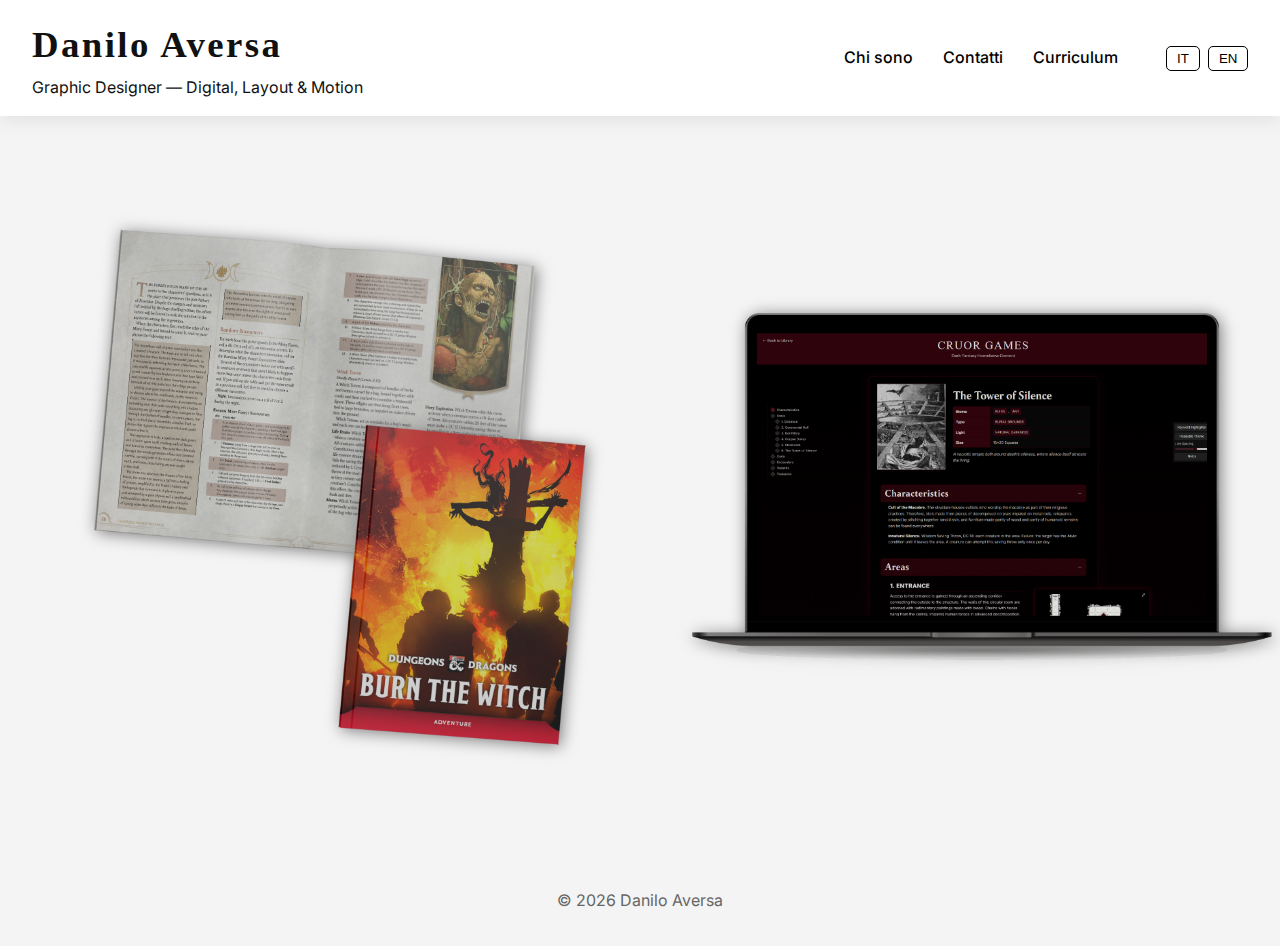
<file: index.html>
<!-- v1.4 2025-11-03T15:45:00Z -->
<!DOCTYPE html>
<html lang="it">

<head>
  <meta charset="UTF-8">
  <meta name="viewport" content="width=device-width, initial-scale=1.0">
  <title>Danilo Aversa — Portfolio</title>
  <link rel="stylesheet" href="style.css">

  <link rel="preconnect" href="https://fonts.googleapis.com">
  <link rel="preconnect" href="https://fonts.gstatic.com" crossorigin>
<link
  href="https://fonts.googleapis.com/css2?family=Inter:wght@300;400;500;600;700&family=Playfair+Display:wght@400;500;600;700&family=Open+Sans:ital,wght@0,300..800;1,300..800&family=Oswald:wght@200..700&family=Outfit:wght@100..900&display=swap"
  rel="stylesheet">

</head>

<body>
  <header class="navbar">
    <div class="name">
      <h1>Danilo Aversa</h1>
      <p>Graphic Designer — Digital, Layout & Motion</p>
    </div>
    <nav>
      <a href="#about" class="about-open" data-it="Chi sono" data-en="About">
        Chi sono
      </a>
       <a href="#contacts" class="contacts-open" data-it="Contatti" data-en="Contacts">
        Contatti
      </a>
       <a href="resume.html" class="resume-open" data-it="Curriculum" data-en="Resume" style="margin-right: 40px;">
        Curriculum
      </a>
      <button class="lang-btn" data-lang="it">IT</button>
      <button class="lang-btn" data-lang="en">EN</button>
    </nav>
  </header>

  <main>
    <section id="portfolio">
      <div class="slider">
        <div class="slider-track">
          <article data-title-it="Copertina Fantasy" data-title-en="Fantasy Cover" data-desc-it="<h3>Burn the Witch</h3>
<p>Impaginazione completa del manuale (per il gioco Dungeons & Dragons), creazione dei file di stampa e sviluppo di tutti i contenuti: storia, game design e materiali grafici. Ho curato anche la versione interattiva, i PDF finali e una piccola campagna social di supporto.</p>
<p><b>Strumenti:</b> InDesign, Illustrator, Photoshop</p>
<p><b>Output:</b> PDF interattivo, PDF classico, file pronti stampa, contenuti social</p>" data-desc-en="<h3>Burn the Witch</h3>
<p>Full layout design and print-ready production of the tabletop RPG module, including writing, game design, and visual materials. I also created the interactive version, final PDFs, and a small supporting social media campaign.</p>
<p><b>Tools:</b> InDesign, Illustrator, Photoshop</p>
<p><b>Output:</b> Interactive PDF, standard PDF, print-ready files, social assets</p>"
            data-img="assets/images/btw.png">
            <img src="assets/images/btw.png" alt="Copertina Fantasy">
          </article>

          <article data-title-it="Layout Editoriale" data-title-en="Editorial Layout"
            data-desc-it="Impaginazione per rivista d’arte con tipografia elegante e spazi bilanciati."
            data-desc-en="Editorial layout for an art magazine with elegant typography and balanced spacing."
            data-img="assets/images/cg.webp">
            <img src="assets/images/cg.webp" alt="Layout Editoriale">
          </article>

          <article data-type="video" data-title-it="Showreel 2025" data-title-en="Showreel 2025"
            data-desc-it="Estratto di lavori recenti. Montaggio, compositing e motion graphics."
            data-desc-en="Selection of recent works. Editing, compositing, and motion graphics."
            data-video-src="assets/videos/iphone.mp4" data-video-poster="assets/images/iphone.png">
            <img src="assets/images/iphone.png" alt="Showreel 2025">
          </article>

          <article data-title-it="Layout Editoriale" data-title-en="Editorial Layout"
            data-desc-it="Impaginazione per rivista d’arte con tipografia elegante e spazi bilanciati."
            data-desc-en="Editorial layout for an art magazine with elegant typography and balanced spacing."
            data-img="assets/images/seeker.webp">
            <img src="assets/images/seeker.webp" alt="Layout Editoriale">
          </article>

          <article data-title-it="Layout Editoriale" data-title-en="Editorial Layout"
            data-desc-it="Impaginazione per rivista d’arte con tipografia elegante e spazi bilanciati."
            data-desc-en="Editorial layout for an art magazine with elegant typography and balanced spacing."
            data-img="assets/images/instagram.png">
            <img src="assets/images/instagram.png" alt="Layout Editoriale">
          </article>

          <article data-title-it="Layout Editoriale" data-title-en="Editorial Layout"
            data-desc-it="Impaginazione per rivista d’arte con tipografia elegante e spazi bilanciati."
            data-desc-en="Editorial layout for an art magazine with elegant typography and balanced spacing."
            data-img="assets/images/rps.webp">
            <img src="assets/images/rps.webp" alt="Layout Editoriale">
          </article>

          <article data-title-it="Layout Editoriale" data-title-en="Editorial Layout"
            data-desc-it="Impaginazione per rivista d’arte con tipografia elegante e spazi bilanciati."
            data-desc-en="Editorial layout for an art magazine with elegant typography and balanced spacing."
            data-img="assets/images/cg-bc.png">
            <img src="assets/images/cg-bc.png" alt="Layout Editoriale">
          </article>

          <article data-type="video" data-title-it="Showreel 2025" data-title-en="Showreel 2025"
            data-desc-it="Estratto di lavori recenti. Montaggio, compositing e motion graphics."
            data-desc-en="Selection of recent works. Editing, compositing, and motion graphics."
            data-video-src="assets/videos/animus.mp4" data-video-poster="assets/images/animus.png">
            <img src="assets/images/animus.png" alt="Showreel 2025">
          </article>

        </div>
      </div>
    </section>
  </main>

  <!-- ABOUT FULLSCREEN MODAL -->
  <div id="about-modal" class="about-modal">
    <div class="about-modal-inner">
      <button class="about-close" type="button" aria-label="Chiudi">
        <i class="fa-solid fa-xmark"></i>
      </button>
      <div class="about-modal-content">
        <div class="about-text">
          <h2 data-it="Chi sono" data-en="About Me">Chi sono</h2>
          <p data-it="Sono un Graphic Designer specializzato in impaginazione e produzione per la stampa. Ho imparato il mestiere lavorando su progetti concreti: manuali di giochi di ruolo, identità visive, materiale pubblicitario, contenuti digitali e siti web di cui ho curato grafica e struttura. Quando un progetto richiede qualcosa che non conosco ancora, la studio e la applico subito: è il mio modo preferito di crescere. Lavoro in modo ordinato e attento ai dettagli, così chi collabora con me trova tutto chiaro. Sto ampliando anche la parte di motion design, che considero la mia prossima area di crescita."
            data-en="I am a Graphic Designer specialized in layout and print production. I learned the craft by working on concrete projects: role-playing game books, visual identities, advertising materials, digital content, and websites where I handled both graphics and structure. Whenever a project requires something I don’t know yet, I study it and apply it straight away – that’s my favorite way to grow. I work in an organized, detail-oriented way, so people who collaborate with me always find everything clear. I am also expanding into motion design, which I see as my next area of growth.">
            Sono un Graphic Designer specializzato in impaginazione e produzione per la stampa. Ho imparato il mestiere
            lavorando su progetti concreti: manuali di giochi di ruolo, identità visive, materiale pubblicitario,
            contenuti digitali e siti web di cui ho curato grafica e struttura. Quando un progetto richiede qualcosa che
            non conosco ancora, la studio e la applico subito: è il mio modo preferito di crescere. Lavoro in modo
            ordinato e attento ai dettagli, così chi collabora con me trova tutto chiaro. Sto ampliando anche la parte
            di motion design, che considero la mia prossima area di crescita.
          </p>
        </div>
        <div class="about-photo">
          <img src="assets/images/profile.jpeg" alt="Foto di Danilo Aversa">
        </div>
      </div>
    </div>
  </div>

  <!-- CONTACTS FULLSCREEN MODAL -->
  <div id="contacts-modal" class="contacts-modal">
    <div class="contacts-modal-inner">
      <button class="contacts-close" type="button" aria-label="Chiudi">
        <i class="fa-solid fa-xmark"></i>
      </button>

      <div class="contacts-modal-content">
        <h2 data-it="Contatti" data-en="Contacts">Contatti</h2>

        <ul class="contacts-list">
          <li>
            <span>Email:</span>
            <a href="mailto:danilo.aversa@gmail.com">danilo.aversa@gmail.com</a>
          </li>

          <li>
            <span data-it="Località:" data-en="Location:">Località:</span>
            Ravenna, Italy
          </li>

          <li>
            <span data-it="Telefono:" data-en="Phone:">Telefono:</span>
            +39 348 822 8181
          </li>
        </ul>
      </div>

    </div>
  </div>

  <footer>
    <p>© <span id="year"></span> Danilo Aversa</p>
  </footer>

  <script src="script.js"></script>
</body>

</html>
</file>
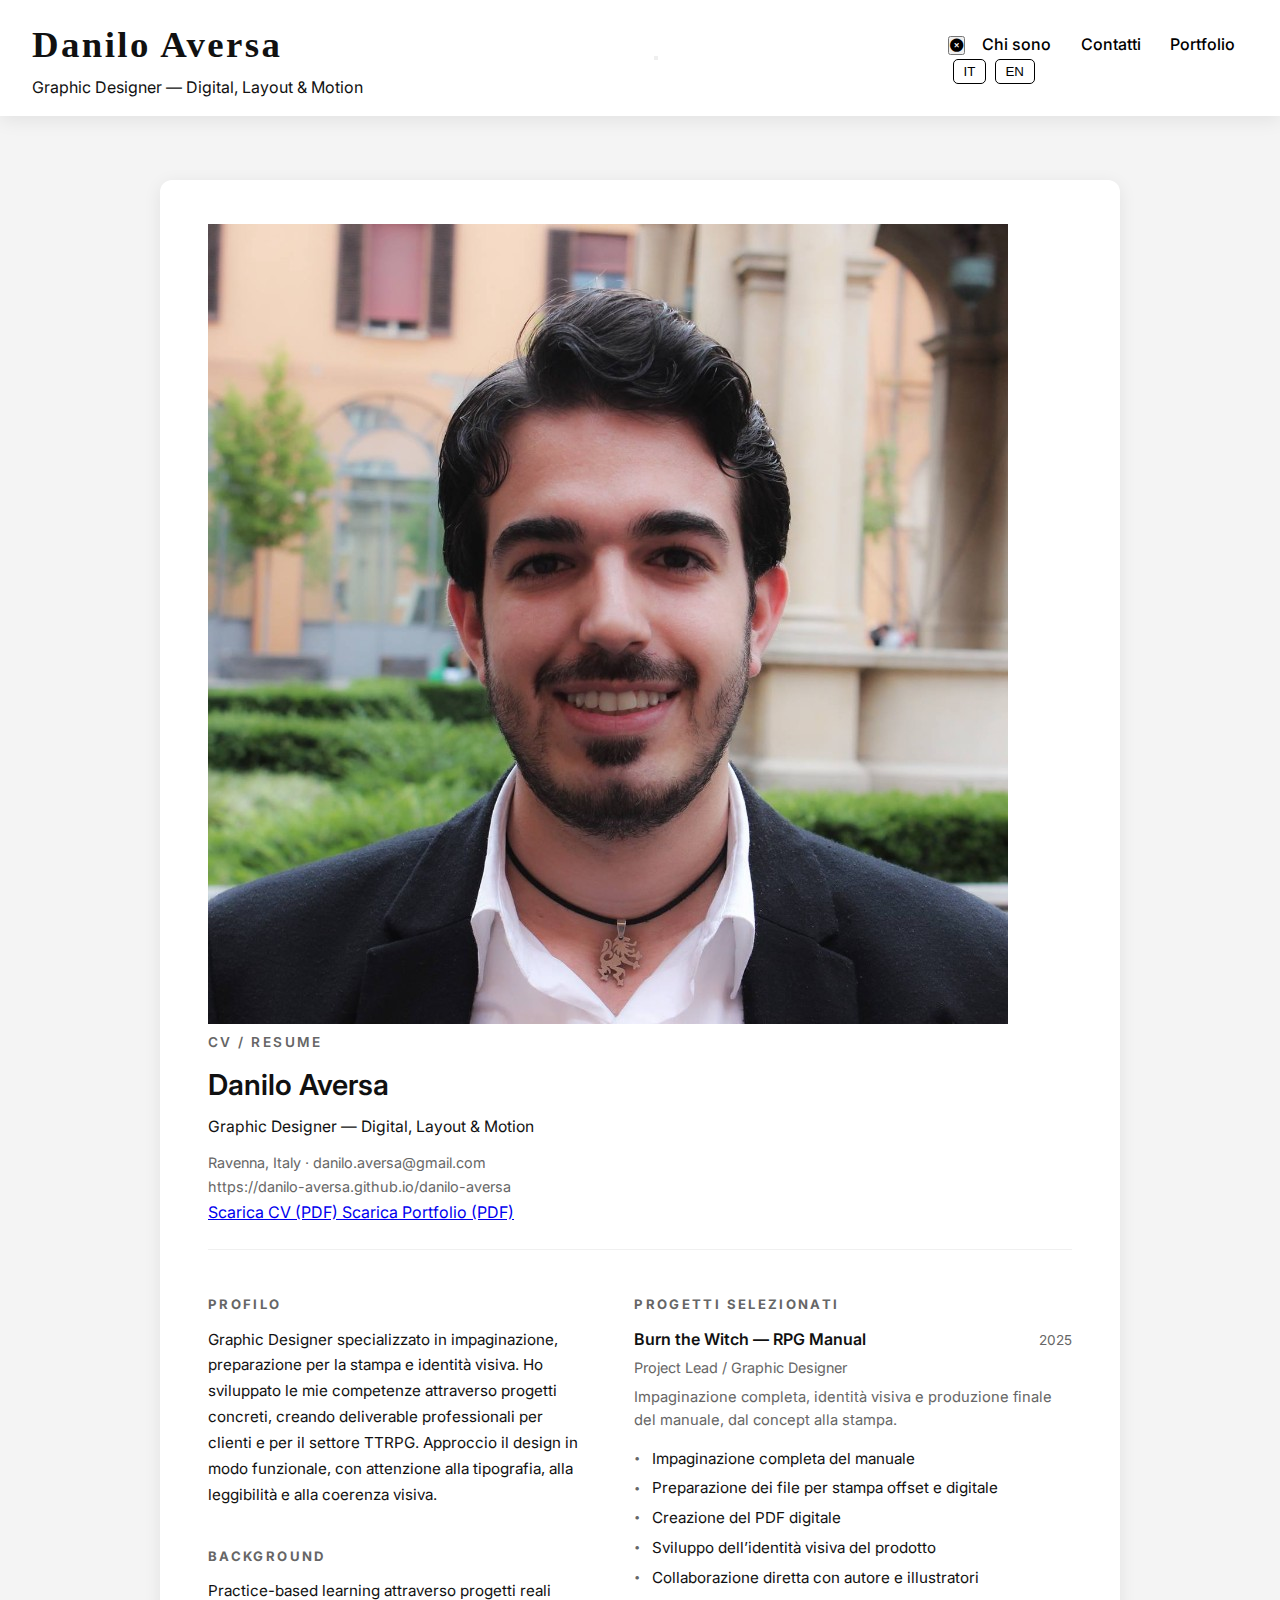
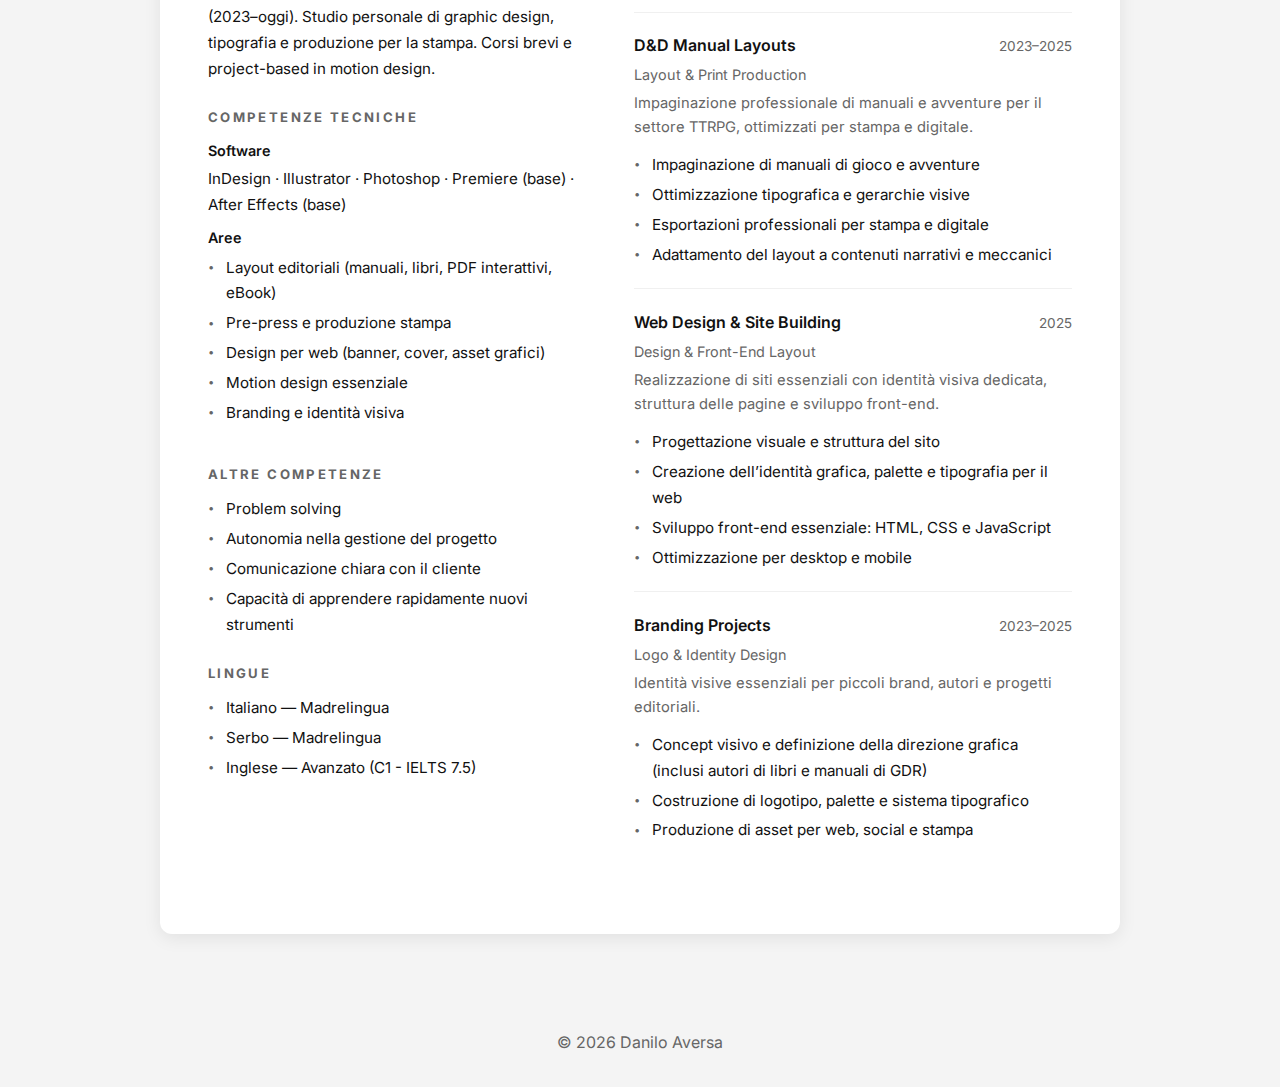
<file: resume.html>
<!-- v1.0 2025-11-18T10:30:00Z -->
<!DOCTYPE html>
<html lang="it">

<head>
  <meta charset="UTF-8">
  <meta name="viewport" content="width=device-width, initial-scale=1.0">
  <title>Danilo Aversa — Resume</title>
  <link rel="stylesheet" href="style.css">

  <link rel="preconnect" href="https://fonts.googleapis.com">
  <link rel="preconnect" href="https://fonts.gstatic.com" crossorigin>
  <link
    href="https://fonts.googleapis.com/css2?family=Inter:wght@300;400;500;600;700&family=Playfair+Display:wght@400;500;600;700&family=Open+Sans:ital,wght@0,300..800;1,300..800&family=Oswald:wght@200..700&family=Outfit:wght@100..900&display=swap"
    rel="stylesheet">
  <link rel="stylesheet" href="https://cdnjs.cloudflare.com/ajax/libs/font-awesome/6.5.0/css/all.min.css">
</head>

<body>
  <header class="navbar">
    <div class="name">
      <h1>Danilo Aversa</h1>
      <p>Graphic Designer — Digital, Layout &amp; Motion</p>
    </div>

    <!-- Bottone hamburger per mobile -->
    <button class="nav-toggle" aria-label="Apri menu" aria-expanded="false">
      <span></span>
      <span></span>
      <span></span>
    </button>

    <nav class="nav-main">
      <button class="nav-close" aria-label="Close menu">
          <i class="fa-solid fa-circle-xmark"></i>
        </button>
      <a href="#about" class="about-open" data-it="Chi sono" data-en="About">
        Chi sono
      </a>
      <a href="#contacts" class="contacts-open" data-it="Contatti" data-en="Contacts">
        Contatti
      </a>
      <a href="index.html" class="portfolio-open" data-it="Portfolio" data-en="Portfolio">
        Curriculum
      </a>
      <div class="lang-switch">
        <button class="lang-btn" data-lang="it">IT</button>
        <button class="lang-btn" data-lang="en">EN</button>
      </div>
    </nav>
  </header>

  <main class="resume-page">
    <header class="cv-header">

      <div class="cv-header-inner">

        <div class="cv-photo">
          <img src="assets/images/profile.jpeg" alt="Foto di Danilo Aversa">
        </div>

        <div class="cv-header-text">
          <h2 class="cv-title" data-it="CV / Resume" data-en="CV / Resume">CV / Resume</h2>

          <p class="cv-name">Danilo Aversa</p>

          <p class="cv-role" data-it="Graphic Designer — Digital, Layout &amp; Motion"
            data-en="Graphic Designer — Digital, Layout &amp; Motion">
            Graphic Designer — Digital, Layout &amp; Motion
          </p>

          <p class="cv-meta">
            Ravenna, Italy ·
            <a href="mailto:danilo.aversa@gmail.com">danilo.aversa@gmail.com</a>
          </p>

          <p class="cv-meta">
            <a href="https://danilo-aversa.github.io/danilo-aversa/" target="_blank" rel="noreferrer">
              https://danilo-aversa.github.io/danilo-aversa
            </a>
          </p>
        </div>

        <!-- PULSANTI A DESTRA -->
        <div class="cv-downloads">
          <a id="btn-cv" class="cv-btn" href="#" download>
            <span data-it="Scarica CV (PDF)" data-en="Download CV (PDF)">Scarica CV (PDF)</span>
          </a>

          <a id="btn-portfolio" class="cv-btn" href="#" download>
            <span data-it="Scarica Portfolio (PDF)" data-en="Download Portfolio (PDF)">Scarica Portfolio (PDF)</span>
          </a>
        </div>

      </div>

    </header>


    <div class="resume-layout">
      <!-- Colonna sinistra -->
      <div class="cv-left">
        <section class="cv-section">
          <h3 class="cv-section-title" data-it="Profilo" data-en="Profile">Profilo</h3>
          <p class="cv-text"
            data-it="Graphic Designer specializzato in impaginazione, preparazione per la stampa e identità visiva. Ho sviluppato le mie competenze attraverso progetti concreti, creando deliverable professionali per clienti e per il settore TTRPG. Approccio il design in modo funzionale, con attenzione alla tipografia, alla leggibilità e alla coerenza visiva."
            data-en="Graphic designer focused on layout design, print production, and visual identity. I developed my skills through real projects, delivering professional assets for clients and the TTRPG industry. My approach is functional and detail-oriented, with a strong focus on typography, readability, and visual consistency.">
            Graphic Designer specializzato in impaginazione, preparazione per la
            stampa e identità visiva. Ho sviluppato le mie competenze attraverso
            progetti concreti, creando deliverable professionali per clienti e
            per il settore TTRPG. Approccio il design in modo funzionale, con
            attenzione alla tipografia, alla leggibilità e alla coerenza visiva.
          </p>
        </section>

        <section class="cv-section cv-section-small">
          <h3 class="cv-section-title" data-it="Background" data-en="Background">
            Background
          </h3>
          <p class="cv-text"
            data-it="Practice-based learning attraverso progetti reali (2023–oggi). Studio personale di graphic design, tipografia e produzione per la stampa. Corsi brevi e project-based in motion design."
            data-en="Practice-based learning through real projects (2023–present). Self-directed study of graphic design, typography, and print production. Short, project-based courses in motion design.">
            Practice-based learning attraverso progetti reali (2023–oggi).
            Studio personale di graphic design, tipografia e produzione per la
            stampa. Corsi brevi e project-based in motion design.
          </p>
        </section>

        <section class="cv-section">
          <h3 class="cv-section-title" data-it="Competenze tecniche" data-en="Technical Skills">
            Competenze tecniche
          </h3>

          <h4 class="cv-subtitle" data-it="Software" data-en="Software">Software</h4>
          <p class="cv-text" data-it="InDesign · Illustrator · Photoshop · Premiere (base) · After Effects (base)"
            data-en="InDesign · Illustrator · Photoshop · Premiere (basic) · After Effects (basic)">
            InDesign · Illustrator · Photoshop · Premiere (base) · After Effects (base)
          </p>

          <h4 class="cv-subtitle" data-it="Aree" data-en="Areas">Aree</h4>
          <ul class="cv-list">
            <li data-it="Layout editoriali (manuali, libri, PDF interattivi, eBook)"
              data-en="Editorial layout (rulebooks, books, interactive PDFs, eBooks)">
              Layout editoriali (manuali, libri, PDF interattivi, eBook)
            </li>
            <li data-it="Pre-press e produzione stampa" data-en="Pre-press and print production">
              Pre-press e produzione stampa
            </li>
            <li data-it="Design per web (banner, cover, asset grafici)"
              data-en="Web graphics (banners, covers, web assets)">
              Design per web (banner, cover, asset grafici)
            </li>
            <li data-it="Motion design essenziale" data-en="Essential motion design">
              Motion design essenziale
            </li>
            <li data-it="Branding e identità visiva" data-en="Branding and visual identity">
              Branding e identità visiva
            </li>
          </ul>
        </section>

        <section class="cv-section cv-section-small">
          <h3 class="cv-section-title" data-it="Altre competenze" data-en="Additional Skills">
            Altre competenze
          </h3>
          <ul class="cv-list">
            <li data-it="Problem solving" data-en="Problem solving">Problem solving</li>
            <li data-it="Autonomia nella gestione del progetto" data-en="Autonomous project management">
              Autonomia nella gestione del progetto
            </li>
            <li data-it="Comunicazione chiara con il cliente" data-en="Clear communication with clients">
              Comunicazione chiara con il cliente
            </li>
            <li data-it="Capacità di apprendere rapidamente nuovi strumenti"
              data-en="Ability to quickly learn new tools">
              Capacità di apprendere rapidamente nuovi strumenti
            </li>
          </ul>
        </section>

        <section class="cv-section cv-section-small">
          <h3 class="cv-section-title" data-it="Lingue" data-en="Languages">Lingue</h3>
          <ul class="cv-list">
            <li data-it="Italiano — Madrelingua" data-en="Italian — Native">Italiano — Madrelingua</li>
            <li data-it="Serbo — Madrelingua" data-en="Serbian — Native">Serbo — Madrelingua</li>
            <li data-it="Inglese — Avanzato (C1 - IELTS 7.5)" data-en="English — Advanced (C1 - IELTS 7.5)">Inglese —
              Avanzato (C1 - IELTS 7.5)</li>
          </ul>
        </section>

      </div>

      <!-- Colonna destra -->
      <div class="cv-right">
        <section class="cv-section">
          <h3 class="cv-section-title" data-it="Progetti selezionati" data-en="Selected Projects">
            Progetti selezionati
          </h3>

          <article class="cv-item">
            <header class="cv-item-header">
              <h4 class="cv-item-title">Burn the Witch — RPG Manual</h4>
              <span class="cv-item-meta">2025</span>
            </header>

            <p class="cv-item-role">Project Lead / Graphic Designer</p>

            <!-- Descrizione -->
            <p class="cv-item-desc"
              data-it="Impaginazione completa, identità visiva e produzione finale del manuale, dal concept alla stampa."
              data-en="Complete layout, visual identity, and final production of the manual, from concept to print.">
              Impaginazione completa, identità visiva e produzione finale del manuale, dal concept alla stampa.
            </p>

            <ul class="cv-list">
              <li data-it="Impaginazione completa del manuale" data-en="Full layout and page design for the manual">
                Impaginazione completa del manuale
              </li>
              <li data-it="Preparazione dei file per stampa offset e digitale"
                data-en="Preparation of files for offset and digital print">
                Preparazione dei file per stampa offset e digitale
              </li>
              <li data-it="Creazione del PDF digitale" data-en="Creation of the digital PDF edition">
                Creazione del PDF digitale
              </li>
              <li data-it="Sviluppo dell’identità visiva del prodotto"
                data-en="Development of the product’s visual identity">
                Sviluppo dell’identità visiva del prodotto
              </li>
              <li data-it="Collaborazione diretta con autore e illustratori"
                data-en="Direct collaboration with author and illustrators">
                Collaborazione diretta con autore e illustratori
              </li>
            </ul>
          </article>

          <article class="cv-item">
            <header class="cv-item-header">
              <h4 class="cv-item-title">D&amp;D Manual Layouts</h4>
              <span class="cv-item-meta">2023–2025</span>
            </header>

            <p class="cv-item-role">Layout &amp; Print Production</p>

            <!-- Descrizione -->
            <p class="cv-item-desc"
              data-it="Impaginazione professionale di manuali e avventure per il settore TTRPG, ottimizzati per stampa e digitale."
              data-en="Professional layout for TTRPG manuals and adventures, optimized for print and digital editions.">
              Impaginazione professionale di manuali e avventure per il settore TTRPG, ottimizzati per stampa e
              digitale.
            </p>

            <ul class="cv-list">
              <li data-it="Impaginazione di manuali di gioco e avventure"
                data-en="Professional layout for game manuals and modules">
                Impaginazione di manuali di gioco e avventure
              </li>
              <li data-it="Ottimizzazione tipografica e gerarchie visive"
                data-en="Typographic optimization and visual hierarchy">
                Ottimizzazione tipografica e gerarchie visive
              </li>
              <li data-it="Esportazioni professionali per stampa e digitale"
                data-en="Print-ready and digital export workflows">
                Esportazioni professionali per stampa e digitale
              </li>
              <li data-it="Adattamento del layout a contenuti narrativi e meccanici"
                data-en="Layout tailored to both narrative and mechanical content">
                Adattamento del layout a contenuti narrativi e meccanici
              </li>
            </ul>
          </article>

          <article class="cv-item">
            <header class="cv-item-header">
              <h4 class="cv-item-title">Web Design &amp; Site Building</h4>
              <span class="cv-item-meta">2025</span>
            </header>

            <p class="cv-item-role">Design &amp; Front-End Layout</p>

            <!-- Descrizione -->
            <p class="cv-item-desc"
              data-it="Realizzazione di siti essenziali con identità visiva dedicata, struttura delle pagine e sviluppo front-end."
              data-en="Creation of minimal, identity-driven websites with page structure and essential front-end development.">
              Realizzazione di siti essenziali con identità visiva dedicata, struttura delle pagine e sviluppo
              front-end.
            </p>

            <ul class="cv-list">
              <li data-it="Progettazione visuale e struttura del sito"
                data-en="Visual design and structural layout of the website">
                Progettazione visuale e struttura del sito
              </li>
              <li data-it="Creazione dell’identità grafica, palette e tipografia per il web"
                data-en="Creation of visual identity, palette, and typography for web use">
                Creazione dell’identità grafica, palette e tipografia per il web
              </li>
              <li data-it="Sviluppo front-end essenziale: HTML, CSS e JavaScript"
                data-en="Essential front-end development: HTML, CSS, and JavaScript">
                Sviluppo front-end essenziale: HTML, CSS e JavaScript
              </li>
              <li data-it="Ottimizzazione per desktop e mobile"
                data-en="Responsive optimization for desktop and mobile">
                Ottimizzazione per desktop e mobile
              </li>
            </ul>
          </article>

          <article class="cv-item">
            <header class="cv-item-header">
              <h4 class="cv-item-title">Branding Projects</h4>
              <span class="cv-item-meta">2023–2025</span>
            </header>

            <p class="cv-item-role">Logo &amp; Identity Design</p>

            <!-- Descrizione -->
            <p class="cv-item-desc"
              data-it="Identità visive essenziali per piccoli brand, autori e progetti editoriali."
              data-en="Essential visual identities for small brands, authors, and editorial projects.">
              Identità visive essenziali per piccoli brand, autori e progetti editoriali.
            </p>

            <ul class="cv-list">
              <li
                data-it="Concept visivo e definizione della direzione grafica (inclusi autori di libri e manuali di GDR)"
                data-en="Visual concept and definition of the graphic direction (including authors of books and TTRPG manuals)">
                Concept visivo e definizione della direzione grafica (inclusi autori di libri e manuali di GDR)
              </li>
              <li data-it="Costruzione di logotipo, palette e sistema tipografico"
                data-en="Logo, palette, and typographic system development">
                Costruzione di logotipo, palette e sistema tipografico
              </li>
              <li data-it="Produzione di asset per web, social e stampa"
                data-en="Production of assets for web, social media, and print">
                Produzione di asset per web, social e stampa
              </li>
            </ul>
          </article>


        </section>
      </div>
    </div>
  </main>

  <!-- ABOUT FULLSCREEN MODAL -->
  <div id="about-modal" class="about-modal">
    <div class="about-modal-inner">
      <button class="about-close" type="button" aria-label="Chiudi">
        <i class="fa-solid fa-xmark"></i>
      </button>
      <div class="about-modal-content">
        <div class="about-text">
          <h2 data-it="Chi sono" data-en="About Me">Chi sono</h2>
          <div data-html="true" data-it="<p>Sono un Graphic Designer specializzato in impaginazione e produzione per la stampa. Ho imparato queste attività lavorando su progetti concreti: manuali di giochi di ruolo, identità visive, materiale pubblicitario, contenuti digitali e siti web di cui ho curato grafica e struttura.</p><p>Quando un progetto richiede qualcosa che non conosco ancora, la studio e la applico subito: è il mio modo preferito di crescere. Lavoro in modo ordinato e attento ai dettagli, così chi collabora con me trova tutto chiaro.</p> <p>Sto ampliando anche la parte di motion design, che considero la mia prossima area di crescita.</p>"
            data-en="<p>I am a Graphic Designer specialized in layout and print production. I learned these activities by working on concrete projects: role-playing game books, visual identities, advertising materials, digital content, and websites where I handled both graphics and structure.</p> <p>Whenever a project requires something I don’t know yet, I study it and apply it straight away – that’s my favorite way to grow. I work in an organized, detail-oriented way, so people who collaborate with me always find everything clear.</p> <p>I am also expanding into motion design, which I see as my next area of growth.</p>">
          </div>
        </div>
        <div class="about-photo">
          <img src="assets/images/profile.jpeg" alt="Foto di Danilo Aversa">
        </div>
      </div>
    </div>
  </div>

  <!-- CONTACTS FULLSCREEN MODAL -->
  <div id="contacts-modal" class="contacts-modal">
    <div class="contacts-modal-inner">
      <button class="contacts-close" type="button" aria-label="Chiudi">
        <i class="fa-solid fa-xmark"></i>
      </button>

      <div class="contacts-modal-content">
        <h2 data-it="Contatti" data-en="Contacts">Contatti</h2>

        <ul class="contacts-list">
          <li>
            <span>Email:</span>
            <a href="mailto:danilo.aversa@gmail.com">danilo.aversa@gmail.com</a>
          </li>

          <li>
            <span data-it="Località:" data-en="Location:">Località:</span>
            Ravenna, Italy
          </li>

          <li>
            <span data-it="Telefono:" data-en="Phone:">Telefono:</span>
            +39 348 822 8181
          </li>
        </ul>
      </div>

    </div>
  </div>


  <footer>
    <p>© <span id="year"></span> Danilo Aversa</p>
  </footer>

  <script src="resume.js"></script>
</body>

</html>
</file>
<file: style.css>
/* v1.4 2025-11-03T15:45:00Z */
:root {
  --bg: #f4f4f4;
  --text: #111;
  --accent: #000;
  --muted: #666;
  --card-bg: #fff;
  --radius: 12px;
  --shadow: 0 4px 18px rgba(0, 0, 0, 0.08);
  --font: "Inter", "Helvetica Neue", Arial, sans-serif;
  --font-title: "Lato", Georgia, serif;
}

html {
  scrollbar-width: none;
}
html::-webkit-scrollbar {
  display: none;
}

* { box-sizing: border-box; margin: 0; padding: 0; }

body {
  font-family: var(--font);
  background: var(--bg);
  color: var(--text);
  line-height: 1.6;
  display: flex;
  flex-direction: column;
  min-height: 100vh;
}

/* Centro verticale del main (solo quando lo slider non è in focus) */
body:not(.modal-open):not(.focused) #portfolio {
  min-height: calc(100vh - 300px);  /* header + footer stimati */
  display: flex;
  align-items: center;
}

html, body { overflow-x: hidden; }

header.navbar {
  display: flex;
  justify-content: space-between;
  align-items: center;
  padding: 1rem 2rem;
  background: var(--card-bg);
  box-shadow: var(--shadow);
  position: sticky;
  top: 0;
  z-index: 100;
}

nav a {
  margin: 0 0.8rem;
  font-weight: 500;
  color: var(--accent);
  text-decoration: none;
}

.lang-btn {
  border: 1px solid var(--accent);
  background: none;
  color: var(--accent);
  border-radius: 5px;
  padding: 0.25rem 0.6rem;
  margin-left: 0.3rem;
  cursor: pointer;
  transition: all 0.2s;
}
.lang-btn:hover { background: var(--accent); color: #fff; }

main {
  width: 90%;
  max-width: 1000px;
  margin: 0 auto;
  padding: 3rem 0;
}

h2 {
  margin-bottom: 1rem;
  font-weight: 600;
  font-size: 1.4rem;
  color: var(--text);
}

h1 {
  font-family: var(--font-title);
  font-size: 2.3rem;
  color: var(--text);
  letter-spacing: 0.15rem;
}

/* === SLIDER === */
.slider {
  width: 100vw;
  margin-left: calc(50% - 50vw); /* full-bleed dal centro del container */
  margin-right: calc(50% - 50vw);
  overflow-x: auto;
  -webkit-overflow-scrolling: touch;
  padding: 2rem 0;
  cursor: grab;
  scrollbar-width: none;
}
.slider:active { cursor: grabbing; }

/* cursori per drag */
.slider { cursor: grab; }
.slider.dragging,
.slider.dragging * { cursor: grabbing !important; }
.slider, .slider * { user-select: none; -webkit-user-drag: none; }

.slider::-webkit-scrollbar {
  display: none;           /* Chrome/Safari/Edge */
}

.slider-track {
  display: flex;
  gap: 3rem;
  justify-content: flex-start;
  align-items: center;
  padding: 0 5vw;
}

/* Card base */
.slider article {
  flex: 0 0 580px;             /* anteprime grandi */
  cursor: pointer;
  border-radius: var(--radius);
  transition: all 0.4s ease;
  display: flex;
  flex-direction: column;
  align-items: center;
}

/* Immagini sempre intere e centrali */
.slider article img {
  width: 100%;
  height: 580px;
  object-fit: contain;
  object-position: center;
  display: block;
  transition: transform 0.4s ease, filter 0.3s ease;
  filter: brightness(90%) drop-shadow(2px 2px 8px rgba(0, 0, 0, 0.5));
}
.slider article:hover img {
  transform: scale(1.05);
  filter: brightness(100%) drop-shadow(2px 2px 8px rgba(0, 0, 0, 0.5));
}

/* Titoli */
.slider article h3 {
  margin-top: 0.8rem;
  color: var(--text);
  font-weight: 600;
  font-size: 1.2rem;
  text-align: center;
}

/* Espansione */
.slider article.expanded {
  flex: 0 0 100%;
  cursor: default;
}
.slider article.expanded img {
  height: auto;
  max-height: 700px;
  width: 100%;
  object-fit: contain;
  transform: none;
  filter: brightness(100%);
}
.slider article.expanded h3 {
  color: var(--accent);
  font-size: 1.5rem;
  margin: 1rem 0 0.5rem;
}
.slider article.expanded::after {
  content: attr(data-desc-it);
  display: block;
  text-align: center;
  padding: 0 4rem 2rem;
  color: var(--muted);
  font-size: 1.05rem;
  animation: fadeIn 0.4s ease;
}

/* Responsive */
@media (max-width: 1200px) {
  .slider article { flex: 0 0 480px; }
  .slider article img { height: 340px; }
}
@media (max-width: 900px) {
  .slider article { flex: 0 0 400px; }
  .slider article img { height: 300px; }
}
@media (max-width: 700px) {
  .slider article { flex: 0 0 320px; }
  .slider article img { height: 240px; }
}
@media (max-width: 500px) {
  .slider article { flex: 0 0 90%; }
  .slider article img { height: 220px; }
}

.slider, 
.slider * {
  user-select: none;
  -webkit-user-drag: none;
}

/* === Focus singolo lavoro === */
.slider.focused {
  height: 100vh;
  overflow: hidden;      /* niente scroll interno durante il focus */
  display: flex;
  justify-content: center;
  align-items: center;
  background: var(--bg);
}

/* Nascondi completamente gli altri in focus: non occupano spazio */
.slider.focused article:not(.expanded) {
  display: none;
}

/* Contenitore centrato a schermo in focus */
.slider.focused {
  height: 100vh;
  overflow: hidden;                /* blocca lo scroll orizzontale */
  display: flex;
  justify-content: center;
  align-items: center;
}

/* La track non deve introdurre padding che sposti il centro */
.slider.focused .slider-track {
  padding: 0;
  justify-content: center;
  align-items: center;
}

.slider.focused .slider-track {
  width: 100%;
  height: 100%;
  padding: 0;            /* niente padding che sposti il centro */
  display: flex;
  justify-content: center;
  align-items: center;
}

.slider.focused article { 
  opacity: 0;
  pointer-events: none;
  transform: scale(0.98);
  transition: opacity 0.25s ease, transform 0.25s ease;
}

.slider.focused article.expanded {
  opacity: 1;
  pointer-events: auto;
  transform: scale(1);
  flex: 0 0 auto;
  max-width: 90vw;
  max-height: 90vh;
  display: flex;
  flex-direction: row;
  align-items: center;
  justify-content: center;
}

.slider.focused article.expanded img {
  width: auto;
  max-width: 90vw;
  max-height: 70vh;
  object-fit: contain;
}

.slider.focused article.expanded::after {
  content: attr(data-desc-it);
  display: block;
  text-align: center;
  padding: 1rem 3rem 0;
  color: var(--muted);
  font-size: 1rem;
  animation: fadeIn 0.4s ease;
}

/* === Video minimal senza controlli === */
.slider article video {
  width: 100%;
  height: auto;
  max-height: 70vh;
  object-fit: contain;
  display: none;
  pointer-events: none;       /* disabilita click/tap */
  user-select: none;
}

.slider article.expanded video {
  display: block;
}

.slider article.expanded img[data-role="poster-hidden"] {
  display: none !important;
}


.about-grid {
  display: grid;
  gap: 2rem;
  grid-template-columns: 200px 1fr;
  align-items: center;
  background: var(--card-bg);
  padding: 2rem;
  border-radius: var(--radius);
  box-shadow: var(--shadow);
}
.about-grid img {
  width: 200px;
  height: 200px;
  border-radius: 50%;
  object-fit: cover;
}
footer {
  text-align: center;
  padding: 2rem 1rem;
  color: var(--muted);
}

/* === Animazioni zoom === */
@keyframes zoomIn {
  from { transform: scale(0.92); opacity: 0; }
  to   { transform: scale(1);    opacity: 1; }
}
@keyframes zoomOut {
  from { transform: scale(1);    opacity: 1; }
  to   { transform: scale(0.94); opacity: 0; }
}

/* Stati di animazione */
.slider.focused article.expanded.zoom-in  { animation: zoomIn .5s ease both; }
.slider.focused article.expanded.zoom-out { animation: zoomOut .5s ease both; }

/* Impedisci che il click sull’elemento espanso propaghi alla pagina */
.slider.focused article.expanded { pointer-events: auto; }
.slider.focused { pointer-events: auto; }

/* === ABOUT FULLSCREEN MODAL === */
.about-modal {
  position: fixed;
  inset: 0;
  background: rgba(0, 0, 0, 0.6);
  display: none;
  align-items: center;
  justify-content: center;
  z-index: 999;
  backdrop-filter: blur(4px);
}

.about-modal.open {
  display: flex;
}

.about-modal-inner {
  background: var(--card-bg);
  width: min(900px, 92vw);
  max-height: 90vh;
  border-radius: var(--radius);
  box-shadow: var(--shadow);
  position: relative;
  padding: 2.5rem 2.5rem 2rem;
  display: flex;
  flex-direction: column;
}

.about-close {
  position: absolute;
  top: 1.2rem;
  right: 1.2rem;
  border: none;
  background: transparent;
  font-size: 1.4rem;
  cursor: pointer;
  color: var(--text);
}

.about-modal-content {
  margin-top: 1.5rem;
  display: grid;
  grid-template-columns: 2fr 1.2fr;
  gap: 2rem;
  align-items: center;
}

.about-text h2 {
  margin-bottom: 1rem;
  font-size: 1.4rem;
}

.about-text p {
  color: var(--muted);
  font-size: 0.98rem;
}

.about-photo img {
  width: 100%;
  max-width: 260px;
  border-radius: 20px;
  object-fit: cover;
  display: block;
  margin-left: auto;
}

/* blocca lo scroll sotto il modal */
body.modal-open {
  overflow: hidden;
}

@media (max-width: 700px) {
  .about-modal-inner {
    width: 94vw;
    padding: 2rem 1.5rem 1.5rem;
  }

  .about-modal-content {
    grid-template-columns: 1fr;
    text-align: left;
  }

  .about-photo {
    order: -1;
    display: flex;
    justify-content: center;
  }

  .about-photo img {
    max-width: 200px;
    margin: 0 auto 1rem;
  }
}

/* === Override posizione verticale in focus === */
.slider.focused {
  height: 100vh;
  overflow: hidden;
  display: flex;
  justify-content: center;
  align-items: flex-start;  /* PRIMA era center */
  padding-top: 2vh;         /* margine dall'alto */
}

.slider.focused .slider-track {
  width: 100%;
  height: auto;
  padding: 0;
  display: flex;
  justify-content: center;
  align-items: flex-start;  /* PRIMA era center */
}

/* disattiva la descrizione via ::after */
.slider article.expanded::after {
  content: none !important;
}

/* descrizione HTML dentro l'articolo */
.slider article .work-desc {
  display: none;
}

.slider article.expanded .work-desc {
  display: block;
  text-align: left;
  padding: 0 4rem 2rem;
  color: var(--muted);
  font-size: 1.05rem;
  max-width: 600px;
}

/* se vuoi margine diverso in focus */
.slider.focused article.expanded .work-desc {
  padding: 1rem 3rem 0;
}

.slider.focused article.expanded h3 {
  margin-top: 1rem;
  font-size: 1.4rem;
  color: var(--accent);
  text-align: left;
  font-family: var(--font-title);
}

.slider.focused article.expanded p {
  margin-top: 1rem;
  font-size: 1rem;
  color: var(--muted);
  text-align: left;
  font-family: var(--font);
}

/* ==== RESUME PAGE (elegant layout) ==== */

.resume-page {
  width: 100%;
  max-width: 960px;
  margin: 4rem auto;
  padding: 2.75rem 3rem 3.25rem;
  background: var(--card-bg);
  border-radius: var(--radius);
  box-shadow: var(--shadow);
}

/* header CV dentro la card */
.resume-page .cv-header {
  margin-bottom: 2.75rem;
  border-bottom: 1px solid rgba(0, 0, 0, 0.06);
  padding-bottom: 1.5rem;
}

.resume-page .cv-title {
  font-size: 0.85rem;
  letter-spacing: 0.18em;
  text-transform: uppercase;
  margin: 0 0 0.5rem;
  color: var(--muted);
}

.resume-page .cv-name {
  font-size: 1.8rem;
  font-weight: 600;
  margin: 0;
}

.resume-page .cv-role {
  font-size: 0.98rem;
  margin: 0.4rem 0 0.7rem;
}

.resume-page .cv-meta {
  font-size: 0.9rem;
  margin: 0.1rem 0;
  color: var(--muted);
}

.resume-page .cv-meta a {
  color: inherit;
  text-decoration: none;
  border-bottom: 1px solid transparent;
}

.resume-page .cv-meta a:hover {
  border-bottom-color: currentColor;
}

/* griglia due colonne con più respiro */
.resume-layout {
  display: grid;
  grid-template-columns: minmax(0, 1.1fr) minmax(0, 1.3fr);
  gap: 3.5rem;
}

/* colonna sinistra/destra con line-length controllata */
.resume-layout .cv-left,
.resume-layout .cv-right {
  min-width: 0;
}

/* spacing sezioni */
.cv-section {
  margin-bottom: 2.4rem;
}

.cv-section-small {
  margin-bottom: 1.6rem;
}

/* titoli sezioni e sottotitoli */
.cv-section-title {
  font-size: 0.82rem;
  letter-spacing: 0.18em;
  text-transform: uppercase;
  margin: 0 0 0.7rem;
  color: var(--muted);
}

.cv-subtitle {
  font-size: 0.9rem;
  font-weight: 600;
  margin: 0.5rem 0 0.25rem;
}

/* testo e liste più ariose */
.cv-text {
  font-size: 0.95rem;
  line-height: 1.7;
  margin: 0;
}

.cv-list {
  list-style: none;
  padding: 0;
  margin: 0.35rem 0 0;
  font-size: 0.95rem;
}

.cv-list li {
  position: relative;
  padding-left: 1.1rem;
  margin: 0.25rem 0;
  line-height: 1.7;
}

.cv-list li::before {
  content: "•";
  position: absolute;
  left: 0;
  top: 0.2rem;
  font-size: 0.7rem;
  color: var(--muted);
}

/* blocchi progetti più separati e leggibili */
.cv-item {
  padding-top: 1.3rem;
  border-top: 1px solid rgba(0, 0, 0, 0.06);
  margin-top: 1.3rem;
}

.cv-item:first-of-type {
  border-top: none;
  padding-top: 0;
  margin-top: 0.2rem;
}

.cv-item-header {
  display: flex;
  justify-content: space-between;
  gap: 0.75rem;
  align-items: baseline;
  margin-bottom: 0.25rem;
}

.cv-item-title {
  font-size: 1rem;
  font-weight: 600;
  margin: 0;
}

.cv-item-meta {
  font-size: 0.85rem;
  color: var(--muted);
}

.cv-item-role {
  font-size: 0.9rem;
  margin: 0.2rem 0 0.4rem;
  color: var(--muted);
}

/* responsive: stack colonne e aggiungi separatore soft */
@media (max-width: 900px) {
  .resume-page {
    margin: 3rem auto;
    padding: 2.25rem 1.75rem 2.5rem;
  }

  .resume-layout {
    grid-template-columns: 1fr;
    gap: 2.5rem;
  }

  .resume-layout .cv-right {
    border-top: 1px solid rgba(0, 0, 0, 0.06);
    padding-top: 1.8rem;
  }
}

@media (max-width: 600px) {
  .resume-page {
    margin: 2.5rem auto;
    padding: 2rem 1.5rem 2.25rem;
  }

  .resume-page .cv-name {
    font-size: 1.6rem;
  }
}

.cv-item-desc {
  font-size: 0.92rem;
  line-height: 1.6;
  margin: 0.3rem 0 0.8rem;
  color: var(--muted);
}

/* ==== CONTACTS MODAL ==== */

.contacts-modal-content {
  margin-top: 1.5rem;
  text-align: center;
}

.contacts-modal-content h2 {
  margin-bottom: 1rem;
  font-size: 1.4rem;
}

.contacts-list {
  list-style: none;
  padding: 0;
  margin: 0;
}

.contacts-list li {
  margin: 0.6rem 0;
  font-size: 1rem;
  color: var(--muted);
}

.contacts-list li span {
  font-weight: 600;
  color: var(--text);
  margin-right: 0.25rem;
}

.contacts-list a {
  color: var(--accent);
  text-decoration: none;
  border-bottom: 1px solid transparent;
}

.contacts-list a:hover {
  border-bottom-color: currentColor;
}

.contacts-modal {
  position: fixed;
  inset: 0;
  background: rgba(0, 0, 0, 0.6);
  display: none;
  align-items: center;
  justify-content: center;
  z-index: 999;
  backdrop-filter: blur(4px);
}

.contacts-modal.open {
  display: flex;
}

.contacts-modal-inner {
  background: var(--card-bg);
  width: min(400px, 92vw);
  max-height: 90vh;
  border-radius: var(--radius);
  box-shadow: var(--shadow);
  position: relative;
  padding: 2.5rem 2.5rem 2rem;
  display: flex;
  flex-direction: column;
}

.contacts-close {
  position: absolute;
  top: 1.2rem;
  left: 1.2rem;
  border: none;
  background: transparent;
  font-size: 1.4rem;
  cursor: pointer;
  color: var(--text);
}

.contacts-text h2 {
  margin-bottom: 1rem;
  font-size: 1.4rem;
}

.contacts-text p {
  color: var(--muted);
  font-size: 0.98rem;
}

.contacts-photo img {
  width: 100%;
  max-width: 260px;
  border-radius: 20px;
  object-fit: cover;
  display: block;
  margin-left: auto;
}

/* blocca lo scroll sotto il modal */
body.modal-open {
  overflow: hidden;
}

@media (max-width: 700px) {
  .contacts-modal-inner {
    width: 94vw;
    padding: 2rem 1.5rem 1.5rem;
  }

  .contacts-modal-content {
    grid-template-columns: 1fr;
    text-align: left;
  }

  .contacts-photo {
    order: -1;
    display: flex;
    justify-content: center;
  }

  .contacts-photo img {
    max-width: 200px;
    margin: 0 auto 1rem;
  }
}

.contacts-close i {
  font-size: 1.4rem;
  color: var(--text);
}

.contacts-close {
  position: absolute;
  top: 1.2rem;
  right: 1.2rem;
  left: unset;
  border: none;
  background: transparent;
  cursor: pointer;
}
</file>
